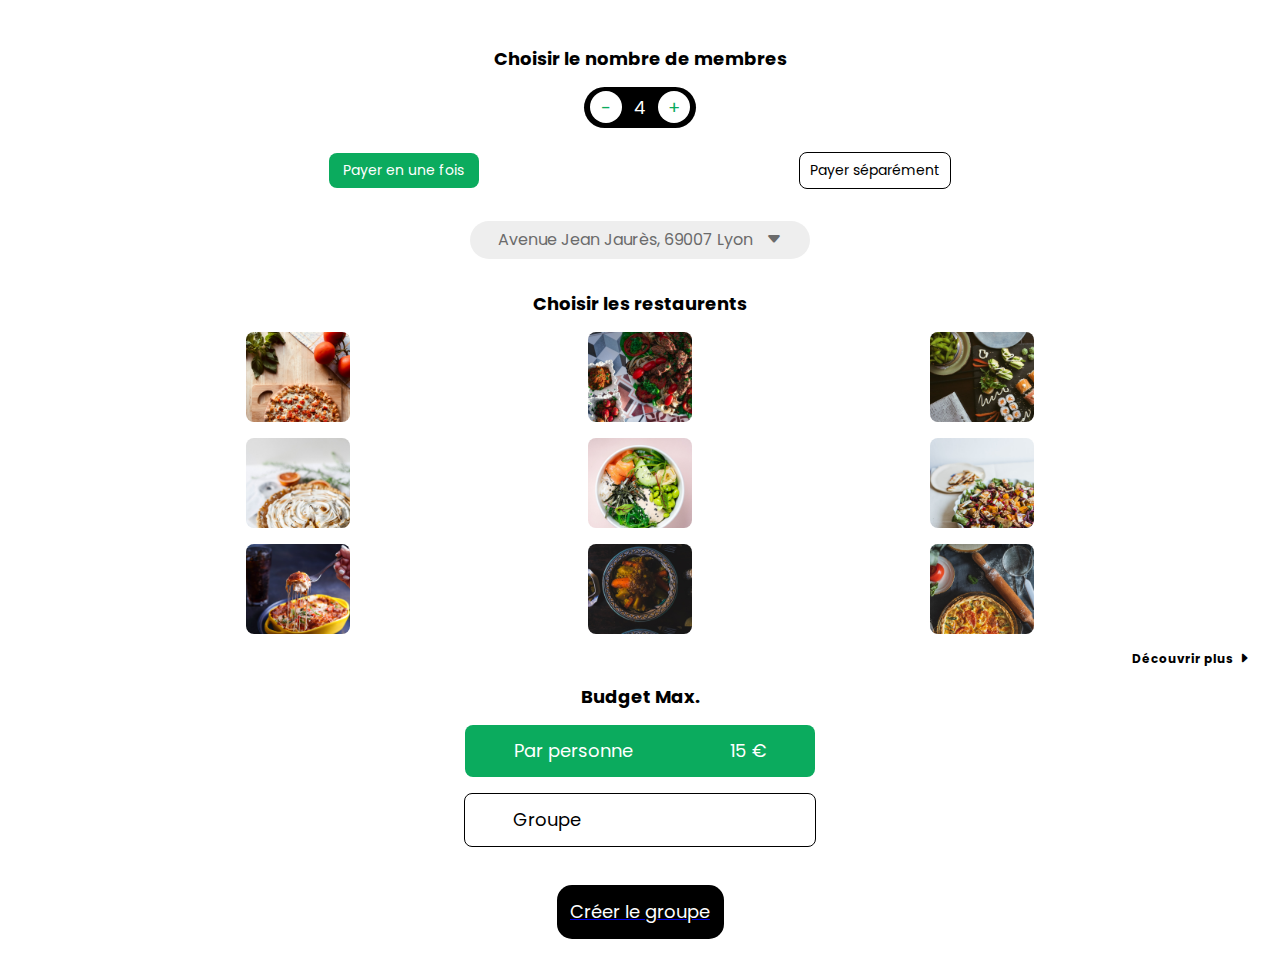
<file: index.html>
<!DOCTYPE html>
<html lang="en">
<head>
    <meta charset="UTF-8">
    <meta http-equiv="X-UA-Compatible" content="IE=edge">
    <meta name="viewport" content="width=device-width, initial-scale=1.0">
    <link rel="stylesheet" href="https://cdn.jsdelivr.net/npm/bootstrap-icons@1.10.2/font/bootstrap-icons.css">
    <link rel="stylesheet" href="style.css">
    <title>Document</title>
</head>
<body>
    <div class="header">
        <div class="titre">
            <h2>Choisir le nombre de membres</h2>
            <div class="bouton">
                <div class="boutonInt">
                    <div class="boutonMoin">-</div>
                    <div class="nombre">4</div>
                    <div class="boutonPlus">+</div>
                </div>
            </div>
        </div>
    </div>
    <div class="payer">
        <div class="uneFois">Payer en une fois</div>
        <div class="separement">Payer séparément</div>
    </div>
    <div class="ads">
        <div class="adresse"><span>Avenue Jean Jaurès, 69007 Lyon</span>
            <i class="bi bi-caret-down-fill"></i>
        </div>
    </div>
    <div class="restaurents">
        <div class="titre">
            <h2>Choisir les restaurents</h2>
        </div>
        <div class="resto">
            <div class="cards pizza"></div>
            <div class="cards tajine"></div>
            <div class="cards sushi"></div>
        </div>
        <div class="resto">
            <div class="cards dessert"></div>
            <div class="cards salade"></div>
            <div class="cards plat"></div>
        </div>
        <div class="resto">
            <div class="cards lasagne"></div>
            <div class="cards couscous"></div>
            <div class="cards tarte"></div>
        </div>
        <div class="decPlus"><i class="bi bi-caret-right-fill"></i><strong>Découvrir plus</strong></i></div>
    </div>
    <div class="budget">
        <div class="titre">
            <h2>Budget Max.</h2>
        <div class="personne">
            <div class="text">Par personne</div>
            <div class="prix">15 €</div>
        </div>
        <div class="groupe"><span>Groupe</span></div>
    </div>
    </div>
    <a href="page2.html">
        <div class="titre">
            <div class="boutonGroupe">
                Créer le groupe
            </div>
        </div>
    </a>

</body>
</html>
</file>
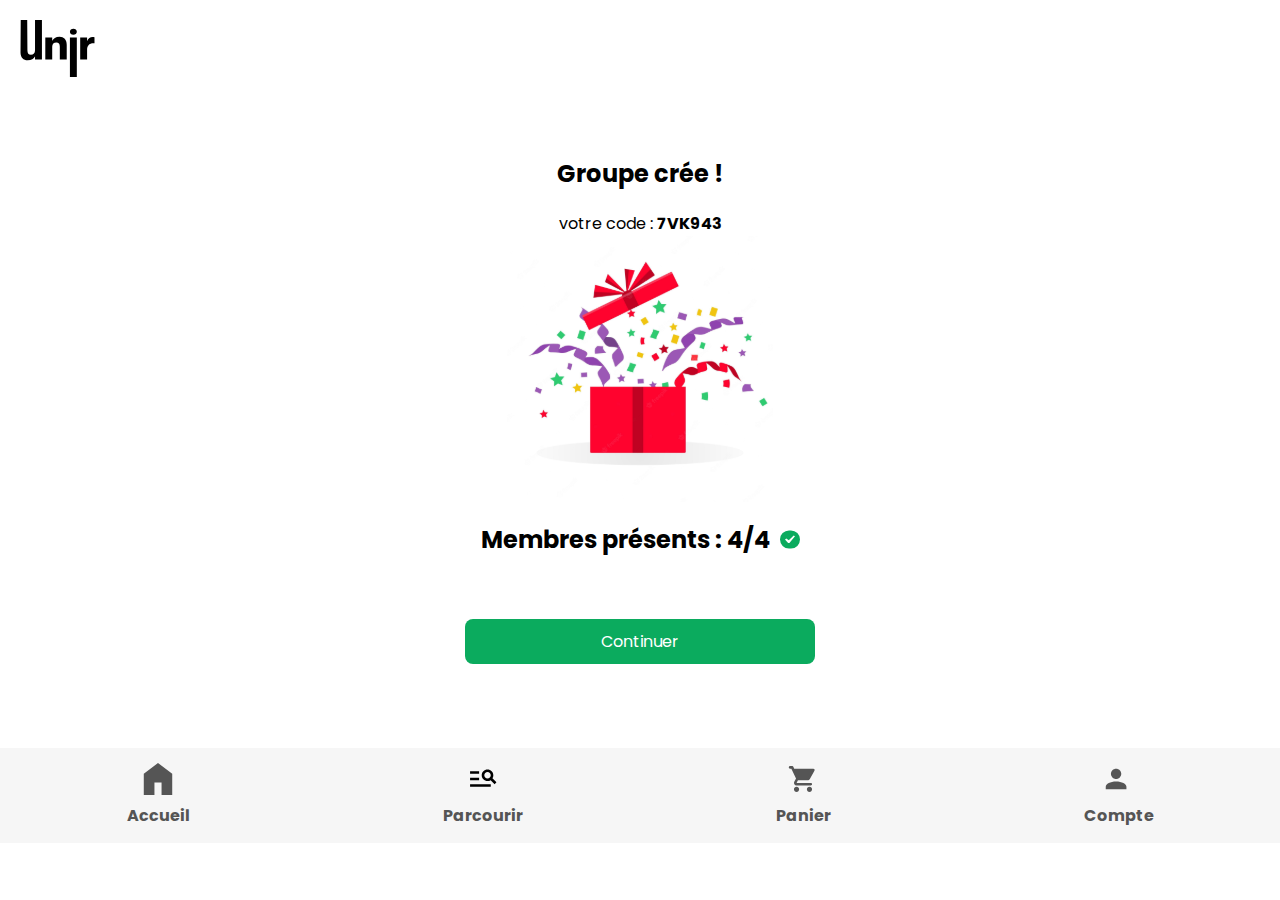
<file: page2.html>
<!DOCTYPE html>
<html lang="en">
<head>
    <meta charset="UTF-8">
    <meta http-equiv="X-UA-Compatible" content="IE=edge">
    <meta name="viewport" content="width=device-width, initial-scale=1.0">
    <link rel="stylesheet" href="style2.css">
    <title>Unir</title>
</head>
<body>
    <div class="logo"><img src="images/logo.svg" alt=""></div>
    <div class="groupeCree">
        <h2>Groupe crée !</h2>
        <span>votre code : <strong>7VK943</strong></span>
        <img src="images/kdo.svg" alt="">
        <div class="membre">
            <h2>Membres présents : 4/4</h2> <img src="images/valid.svg" alt="">
        </div>
    </div>
    <div class="bouton">
        <div class="boutonContinuer">
            <span>Continuer</span>
        </div>
    </div>
    <div class="menu">
        <div class="accueil">
            <img src="images/home.svg" alt="">
            <h4>Accueil</h4>
        </div>
        <div class="search">
            <img src="images/search.svg" alt="">
            <h4>Parcourir</h4>
        </div>
        <div class="shop">
            <img src="images/shopping.svg" alt="">
            <h4>Panier</h4>
        </div>
        <div class="profil">
            <img src="images/profil.svg" alt="">
            <h4>Compte</h4>
        </div>
    </div>
</body>
</html>
</file>
<file: style.css>
@import url('https://fonts.googleapis.com/css2?family=Poppins&display=swap');

body{
    font-family: poppins;
}

.header{
    margin-top: 30px;
    display: flex;
    justify-content: center;
}

.titre{
    display: flex;
    flex-direction: column;
    align-items: center;
}

h2{
    font-size: 18px; 
    font-family: poppins;
}

.bouton{
    width: 112px;
    height: 41px;
    background-color: black;
    border-radius: 30px;
    color: white;
}

.boutonMoin{
    width: 32px;
    height: 32px;
    background-color: white;
    color: #0BAB5E;
    border-radius: 30px;
}

.boutonPlus{
    width: 32px;
    height: 32px;
    background-color: white;
    color: #0BAB5E;
    border-radius: 30px;
}


.boutonInt, .bouton, .boutonPlus, .boutonMoin{
    display: flex;
    align-items: center;
    justify-content: space-around;
    font-size: 18px;
}

.boutonInt{
    width: 100%;
    justify-content: space-around;
}

.payer{
    display: flex;
    align-items: center;
    justify-content: space-evenly;
    margin-top: 24px;

}

.uneFois{
    display: flex;
    flex-direction: column;
    justify-content: center;
    align-items: center;
    width: 150px;
    height: 35px;
    background-color: #0BAB5E;
    color: white;
    border-radius: 8px;
    font-size: 14px;
}

.separement{
    display: flex;
    flex-direction: column;
    justify-content: center;
    align-items: center;
    width: 150px;
    height: 35px;
    border: solid 1px;
    border-radius: 8px;
    font-size: 14px;
}

.adresse{
    width: 340px;
    height: 38px;
    background-color: #EEEEEE;
    color: #6B6B6B;
    border-radius: 30px;
    display: flex;
    justify-content: center;
    align-items: center;
}

.adresse span{
    margin-right: 8px;
}

.ads{
    display: flex;
    justify-content: center;
    align-items: center;
    margin-top: 32px;
    margin-bottom: 16px;
}

.cards{
    width: 104px;
    height: 90px;
    border-radius: 8px;
    background-color: red;
    margin-bottom: 16px;
}

.resto{
    display: flex;
    justify-content: space-evenly;
}

.decPlus{
    display: flex;
    flex-direction: row-reverse;
    font-size: 12px;
    margin-right: 22px;
}

.personne{
    width: 350px;
    height: 52px;
    background-color: #0BAB5E;
    color: white;
    border-radius: 8px;
    margin-bottom: 16px;
    display: flex;
    justify-content: space-around;
    align-items: center;
    font-size: 18px;
}

.groupe{
    width: 350px;
    height: 52px;
    border: solid 1px;
    border-radius: 8px;
    display: flex;
    align-items: center;
    font-size: 18px;
    margin-bottom: 38px;
}

.groupe span{
    margin-left: 48px;
}

.boutonGroupe{
    width: 167px;
    height: 54px;
    background-color: black;
    color: white;
    border-radius: 15px;
    font-size: 18px;
    display: flex;
    justify-content: center;
    align-items: center;
    margin-bottom: 24px;
}

i{
    margin-left: 5px;
}

.pizza{
    background-image: url(image/pizza.jpeg);
    background-size: 100%;
}

.tajine{
    background-image: url(image/tajine.jpeg);
    background-size: 130%;
}

.couscous {
    background-image: url(image/couscous.jpeg);
    background-size: 100%;
}

.tarte{
    background-image: url(image/tarte.jpeg);
    background-size: 100%;
}

.dessert{
    background-image: url(image/dessert.jpeg);
    background-size: 100%;
}

.salade {
    background-image: url(image/salade.jpeg);
    background-size: 100%;
}

.lasagne {
    background-image: url(image/lasagne.jpeg);
    background-size: 100%;
}

.plat {
    background-image: url(image/plat.jpeg);
    background-size: 100%;
}

.sushi{
    background-image: url(image/sushi.jpeg);
    background-size: 200%;
}
</file>
<file: style2.css>
@import url('https://fonts.googleapis.com/css2?family=Poppins&display=swap');

body{
    font-family: poppins;
    margin: 0;
}

.logo >img{
    width: 75px;
    height: 57px;
}

.logo{
    margin-top: 20px;
    margin-left: 20px;
}

.groupeCree{
    margin-top: 52px;
    display: flex;
    align-items: center;
    justify-content: center;
    flex-direction: column;
}

.membre{
    display: flex;
    flex-direction: row;
    margin-bottom: 42px;
}

.membre >img{
    margin-left: 10px;
}

.bouton{
    display: flex;
    align-items: center;
    justify-content: center;
}

.boutonContinuer{
    height: 45px;
    width: 350px;
    background-color: #0bab5e;
    display: flex;
    align-items: center;
    justify-content: center;
    color: white;
    border-radius: 8px;
}

.menu{
    height: 95px;
    background-color: #F6F6F6;
    color: #555555;
    display: flex;
    flex-direction: row;
    align-items: center;
    justify-content: space-around;
    margin-top: 84px;
}

h4{
    margin-top: 8px;
    margin-bottom: 0;
}

.menu img{
    width: 32px;
    height: 32px;
}

.accueil{
    display: flex;
    flex-direction: column;
    align-items: center;
}

.search{
    display: flex;
    flex-direction: column;
    align-items: center;
}

.shop{
    display: flex;
    flex-direction: column;
    align-items: center;
}

.profil{
    display: flex;
    flex-direction: column;
    align-items: center;
}
</file>
